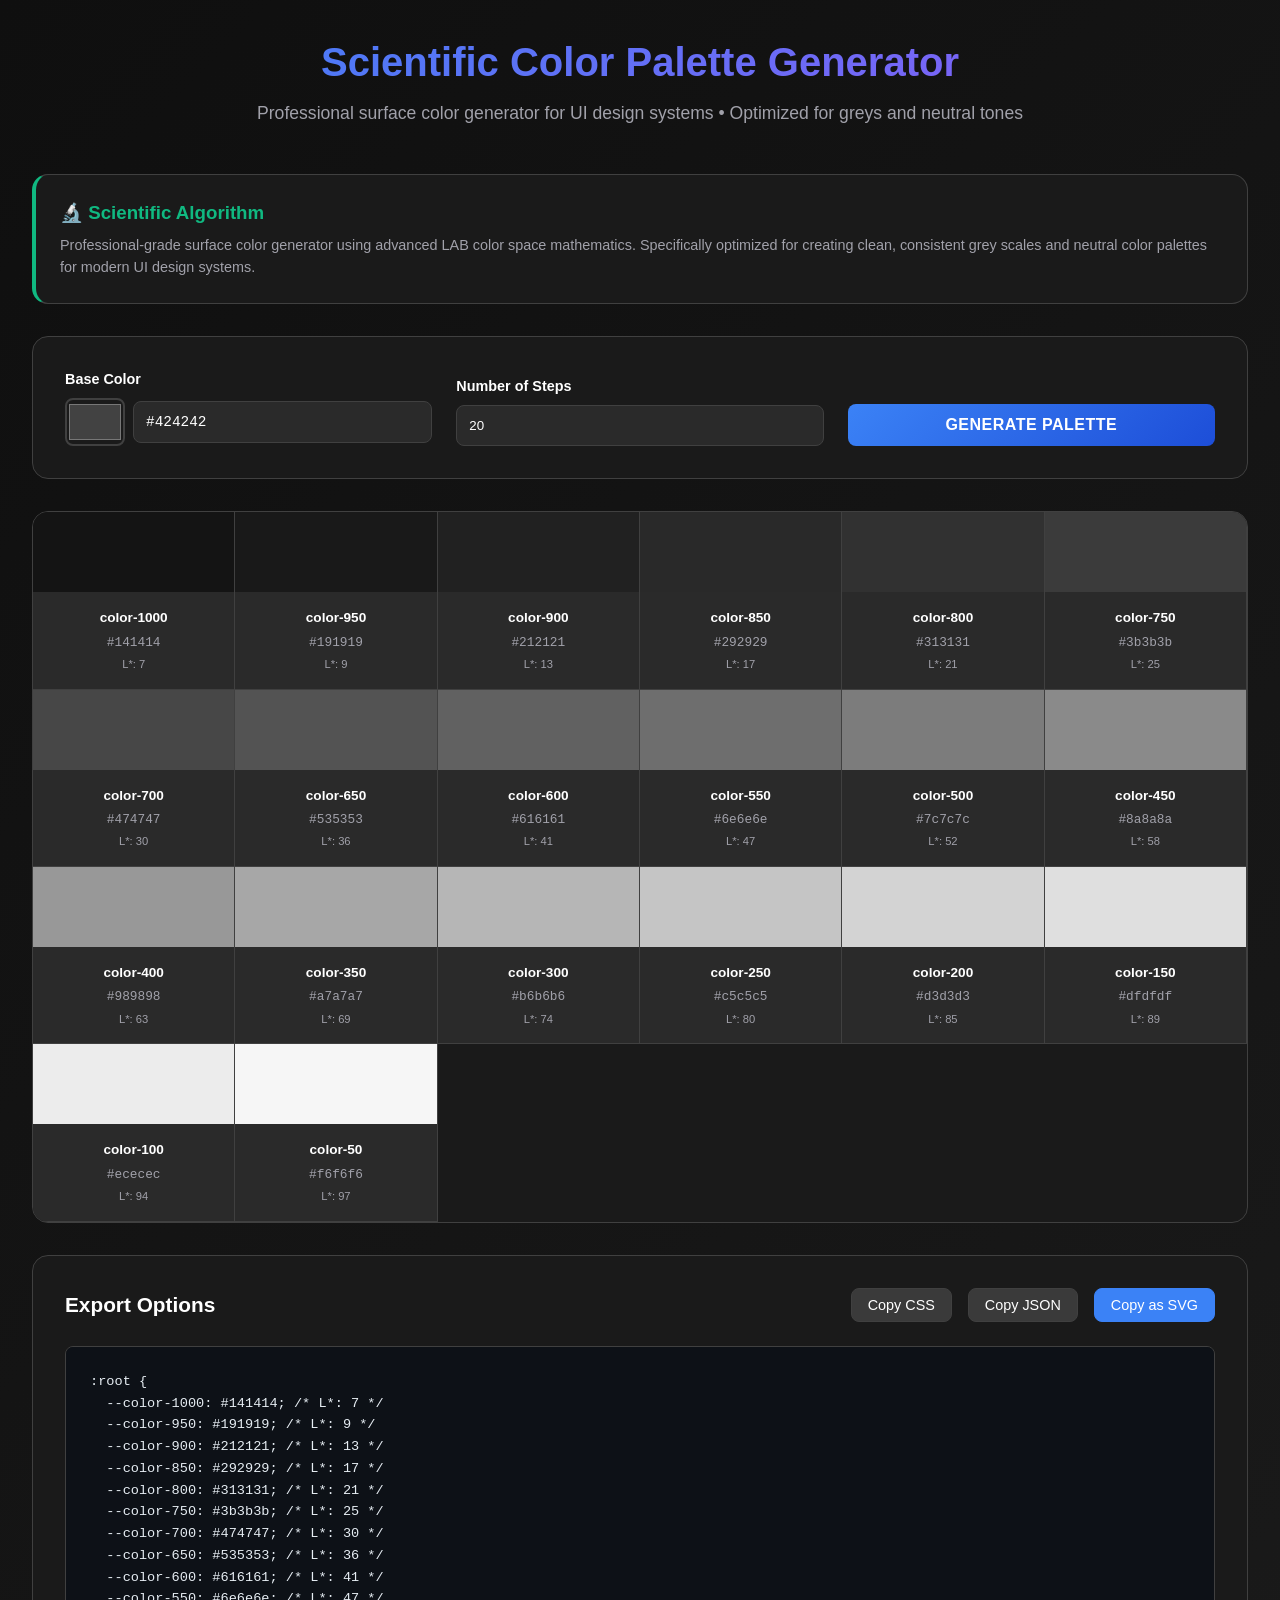
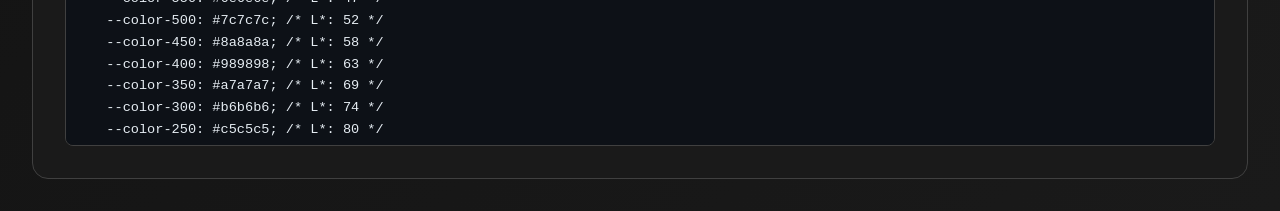
<file: index.html>
<!DOCTYPE html>
<html lang="en">

<head>
    <meta charset="UTF-8">
    <meta name="viewport" content="width=device-width, initial-scale=1.0">
    <meta name="description"
        content="Scientific color palette generator with perceptually uniform lightness distribution">
    <title>SurfaceLab - Scientific Color Palette Generator</title>

    <!-- Styles -->
    <link rel="stylesheet" href="assets/css/main.css">
</head>

<body>
    <div class="container">
        <div class="header">
            <h1 class="title">Scientific Color Palette Generator</h1>
            <p class="subtitle">Professional surface color generator for UI design systems • Optimized for greys and neutral tones</p>
        </div>

        <div class="algorithm-info">
            <h3>🔬 Scientific Algorithm</h3>
            <p>Professional-grade surface color generator using advanced LAB color space mathematics. Specifically optimized for creating clean, consistent grey scales and neutral color palettes for modern UI design systems.</p>
        </div>

        <!-- Controls Section -->
        <section class="controls">
            <div class="control-group">
                <label class="control-label" for="colorPicker">Base Color</label>
                <div class="color-input-wrapper">
                    <input type="color" id="colorPicker" class="color-picker" value="#424242">
                    <input type="text" id="colorText" class="color-text-input" placeholder="#424242" value="#424242">
                </div>
            </div>

            <div class="control-group">
                <label class="control-label" for="stepsInput">Number of Steps</label>
                <input type="number" id="stepsInput" class="steps-input" value="20" min="5" max="50">
            </div>

            <div class="control-group">
                <button id="generateBtn" class="generate-btn">Generate Palette</button>
            </div>
        </section>

        <!-- Palette Display Section -->
        <section class="palette-container">
            <div class="palette-grid" id="paletteGrid">
                <!-- Palette will be generated here by JS -->
            </div>
        </section>

        <!-- Export Section -->
        <section class="export-section">
            <div class="export-header">
                <h2 class="export-title">Export Options</h2>
                <div class="export-buttons">
                    <button class="export-btn" id="exportCSSBtn">Copy CSS</button>
                    <button class="export-btn" id="exportJSONBtn">Copy JSON</button>
                    <button class="export-btn primary" id="exportSVGBtn">Copy as SVG</button>
                </div>
            </div>
            <pre class="code-preview" id="codePreview">
                <!-- Code preview will appear here -->
            </pre>
        </section>
    </div>

    <!-- Notification Toast -->
    <div class="notification" id="notification"></div>

    <!-- Scripts -->
    <script type="module" src="assets/js/main.js"></script>
</body>

</html>
</file>
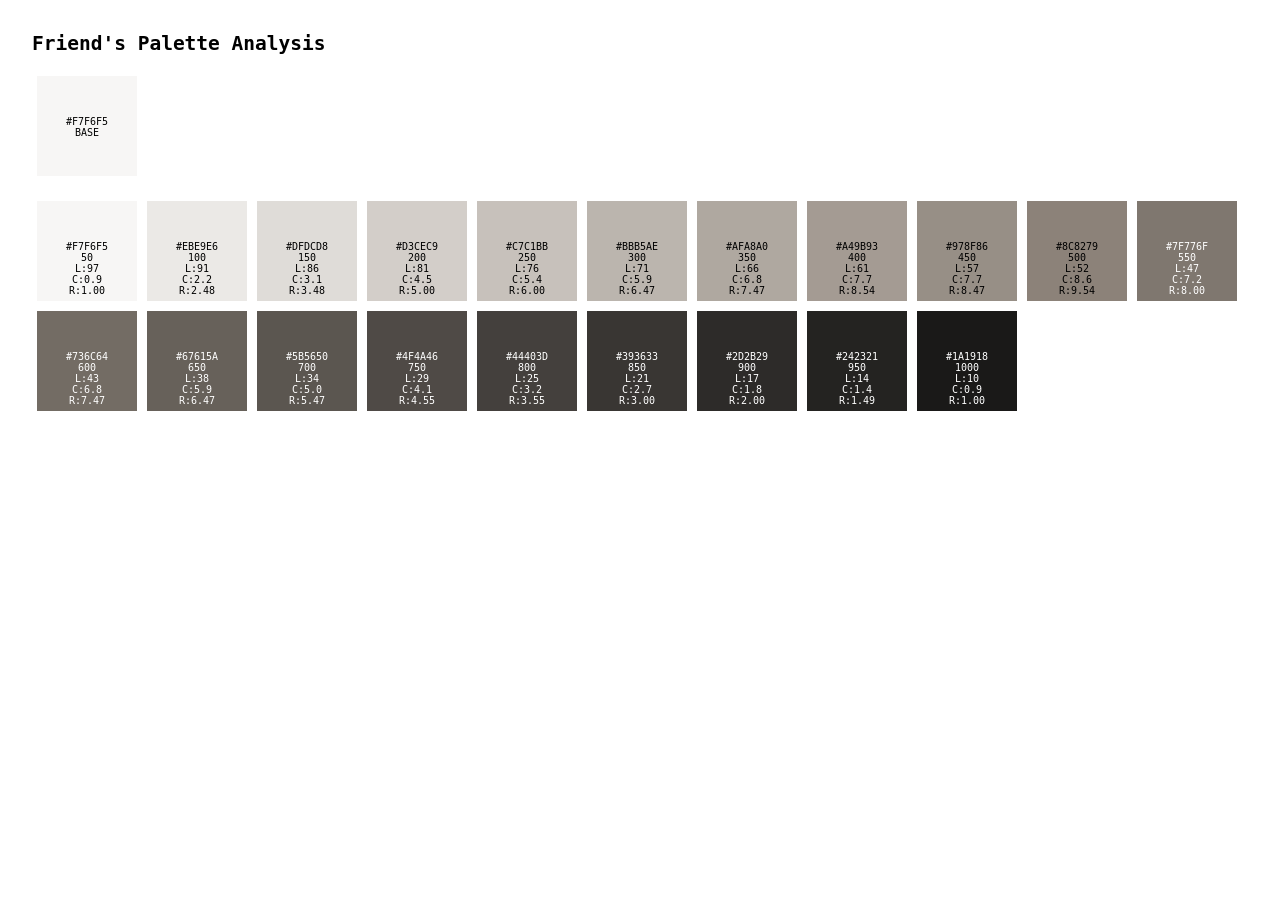
<file: analyze-friends-palette.html>
<!DOCTYPE html>
<html>
<head>
    <title>Friend's Palette Analysis</title>
    <style>
        body { font-family: monospace; margin: 2rem; }
        .color { display: inline-block; width: 100px; height: 60px; margin: 5px; text-align: center; padding-top: 40px; font-size: 10px; }
    </style>
</head>
<body>
    <h2>Friend's Palette Analysis</h2>
    <div id="analysis"></div>
    
    <script>
        // Friend's exact palette
        const friendsPalette = {
            50: '#F7F6F5',
            100: '#EBE9E6', 
            150: '#DFDCD8',
            200: '#D3CEC9',
            250: '#C7C1BB',
            300: '#BBB5AE',
            350: '#AFA8A0',
            400: '#A49B93',
            450: '#978F86',
            500: '#8C8279',
            550: '#7F776F',
            600: '#736C64',
            650: '#67615A',
            700: '#5B5650',
            750: '#4F4A46',
            800: '#44403D',
            850: '#393633',
            900: '#2D2B29',
            950: '#242321',
            1000: '#1A1918'
        };

        // Convert hex to RGB
        function hexToRgb(hex) {
            const r = parseInt(hex.slice(1, 3), 16);
            const g = parseInt(hex.slice(3, 5), 16);
            const b = parseInt(hex.slice(5, 7), 16);
            return { r, g, b };
        }

        // Approximate RGB to LAB conversion
        function rgbToLab(r, g, b) {
            // Normalize
            r /= 255; g /= 255; b /= 255;
            
            // Simple approximation for analysis
            const L = (0.299 * r + 0.587 * g + 0.114 * b) * 100;
            const a = (r - g) * 128;
            const bVal = (0.5 * (r + g) - b) * 128;
            
            return { L, a, b: bVal };
        }

        // Calculate chroma
        function getChroma(a, b) {
            return Math.sqrt(a * a + b * b);
        }

        // Analyze each color
        const analysis = [];
        const baseColor = friendsPalette[50]; // #F7F6F5
        const baseLab = rgbToLab(...Object.values(hexToRgb(baseColor)));
        const baseChroma = getChroma(baseLab.a, baseLab.b);

        console.log('=== FRIEND\'S PALETTE ANALYSIS ===');
        console.log(`Base color (50): ${baseColor}`);
        console.log(`Base LAB: L=${baseLab.L.toFixed(1)}, a=${baseLab.a.toFixed(2)}, b=${baseLab.b.toFixed(2)}`);
        console.log(`Base chroma: ${baseChroma.toFixed(2)}`);
        console.log('');

        let html = `<div class="color" style="background: ${baseColor}">${baseColor}<br>BASE</div><br><br>`;

        Object.entries(friendsPalette).forEach(([step, hex]) => {
            const rgb = hexToRgb(hex);
            const lab = rgbToLab(rgb.r, rgb.g, rgb.b);
            const chroma = getChroma(lab.a, lab.b);
            const chromaRatio = chroma / baseChroma;
            
            analysis.push({
                step: parseInt(step),
                hex,
                L: lab.L,
                chroma,
                chromaRatio
            });

            html += `<div class="color" style="background: ${hex}; color: ${parseInt(step) > 500 ? 'white' : 'black'}">${hex}<br>${step}<br>L:${lab.L.toFixed(0)}<br>C:${chroma.toFixed(1)}<br>R:${chromaRatio.toFixed(2)}</div>`;
            
            console.log(`${step}: ${hex} | L=${lab.L.toFixed(1)} | C=${chroma.toFixed(2)} | Ratio=${chromaRatio.toFixed(3)}`);
        });

        document.getElementById('analysis').innerHTML = html;

        // Find the pattern
        console.log('\n=== CHROMA SCALING PATTERN ===');
        const darkColors = analysis.filter(c => c.step >= 500);
        darkColors.forEach(color => {
            const lightnessRatio = color.L / baseLab.L;
            const expectedExponent = Math.log(color.chromaRatio) / Math.log(lightnessRatio);
            console.log(`Step ${color.step}: L ratio=${lightnessRatio.toFixed(3)}, C ratio=${color.chromaRatio.toFixed(3)}, Exponent=${expectedExponent.toFixed(2)}`);
        });
    </script>
</body>
</html>
</file>
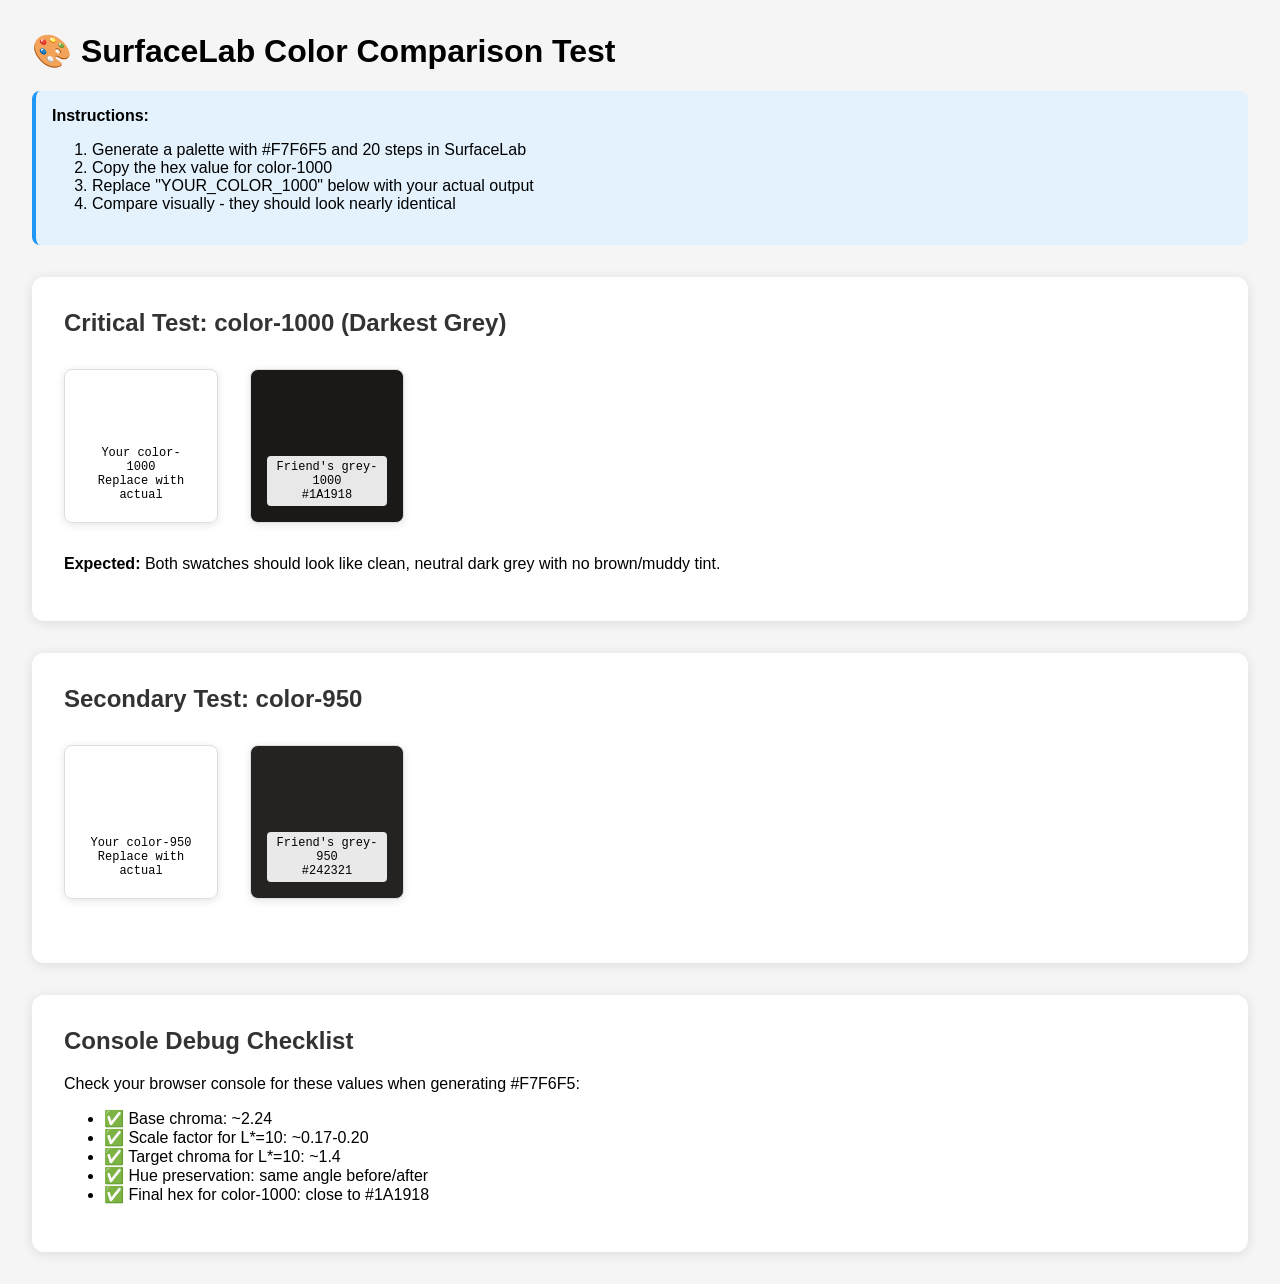
<file: test-color-comparison.html>
<!DOCTYPE html>
<html lang="en">
<head>
    <meta charset="UTF-8">
    <meta name="viewport" content="width=device-width, initial-scale=1.0">
    <title>Color Comparison Test</title>
    <style>
        body {
            font-family: -apple-system, BlinkMacSystemFont, 'Segoe UI', Roboto, sans-serif;
            margin: 2rem;
            background: #f5f5f5;
        }
        .comparison {
            display: flex;
            gap: 2rem;
            margin: 2rem 0;
        }
        .swatch {
            width: 120px;
            height: 120px;
            border-radius: 8px;
            border: 1px solid #ddd;
            display: flex;
            align-items: end;
            justify-content: center;
            padding: 1rem;
            box-shadow: 0 2px 8px rgba(0,0,0,0.1);
        }
        .label {
            background: rgba(255,255,255,0.9);
            padding: 0.25rem 0.5rem;
            border-radius: 4px;
            font-size: 0.75rem;
            font-family: monospace;
            text-align: center;
        }
        .section {
            background: white;
            padding: 2rem;
            border-radius: 12px;
            margin: 2rem 0;
            box-shadow: 0 2px 12px rgba(0,0,0,0.1);
        }
        h2 {
            margin-top: 0;
            color: #333;
        }
        .instructions {
            background: #e3f2fd;
            padding: 1rem;
            border-radius: 8px;
            border-left: 4px solid #2196f3;
        }
    </style>
</head>
<body>
    <h1>🎨 SurfaceLab Color Comparison Test</h1>
    
    <div class="instructions">
        <strong>Instructions:</strong>
        <ol>
            <li>Generate a palette with #F7F6F5 and 20 steps in SurfaceLab</li>
            <li>Copy the hex value for color-1000</li>
            <li>Replace "YOUR_COLOR_1000" below with your actual output</li>
            <li>Compare visually - they should look nearly identical</li>
        </ol>
    </div>

    <div class="section">
        <h2>Critical Test: color-1000 (Darkest Grey)</h2>
        <div class="comparison">
            <div class="swatch" style="background: YOUR_COLOR_1000">
                <div class="label">Your color-1000<br>Replace with actual</div>
            </div>
            <div class="swatch" style="background: #1A1918">
                <div class="label">Friend's grey-1000<br>#1A1918</div>
            </div>
        </div>
        
        <p><strong>Expected:</strong> Both swatches should look like clean, neutral dark grey with no brown/muddy tint.</p>
    </div>

    <div class="section">
        <h2>Secondary Test: color-950</h2>
        <div class="comparison">
            <div class="swatch" style="background: YOUR_COLOR_950">
                <div class="label">Your color-950<br>Replace with actual</div>
            </div>
            <div class="swatch" style="background: #242321">
                <div class="label">Friend's grey-950<br>#242321</div>
            </div>
        </div>
    </div>

    <div class="section">
        <h2>Console Debug Checklist</h2>
        <p>Check your browser console for these values when generating #F7F6F5:</p>
        <ul>
            <li>✅ Base chroma: ~2.24</li>
            <li>✅ Scale factor for L*=10: ~0.17-0.20</li>
            <li>✅ Target chroma for L*=10: ~1.4</li>
            <li>✅ Hue preservation: same angle before/after</li>
            <li>✅ Final hex for color-1000: close to #1A1918</li>
        </ul>
    </div>

    <script>
        // Auto-update with clipboard if available
        if (navigator.clipboard) {
            document.addEventListener('keydown', (e) => {
                if (e.ctrlKey && e.key === 'v') {
                    navigator.clipboard.readText().then(text => {
                        if (text.match(/^#[0-9A-Fa-f]{6}$/)) {
                            console.log('Detected hex color in clipboard:', text);
                        }
                    });
                }
            });
        }
    </script>
</body>
</html>
</file>
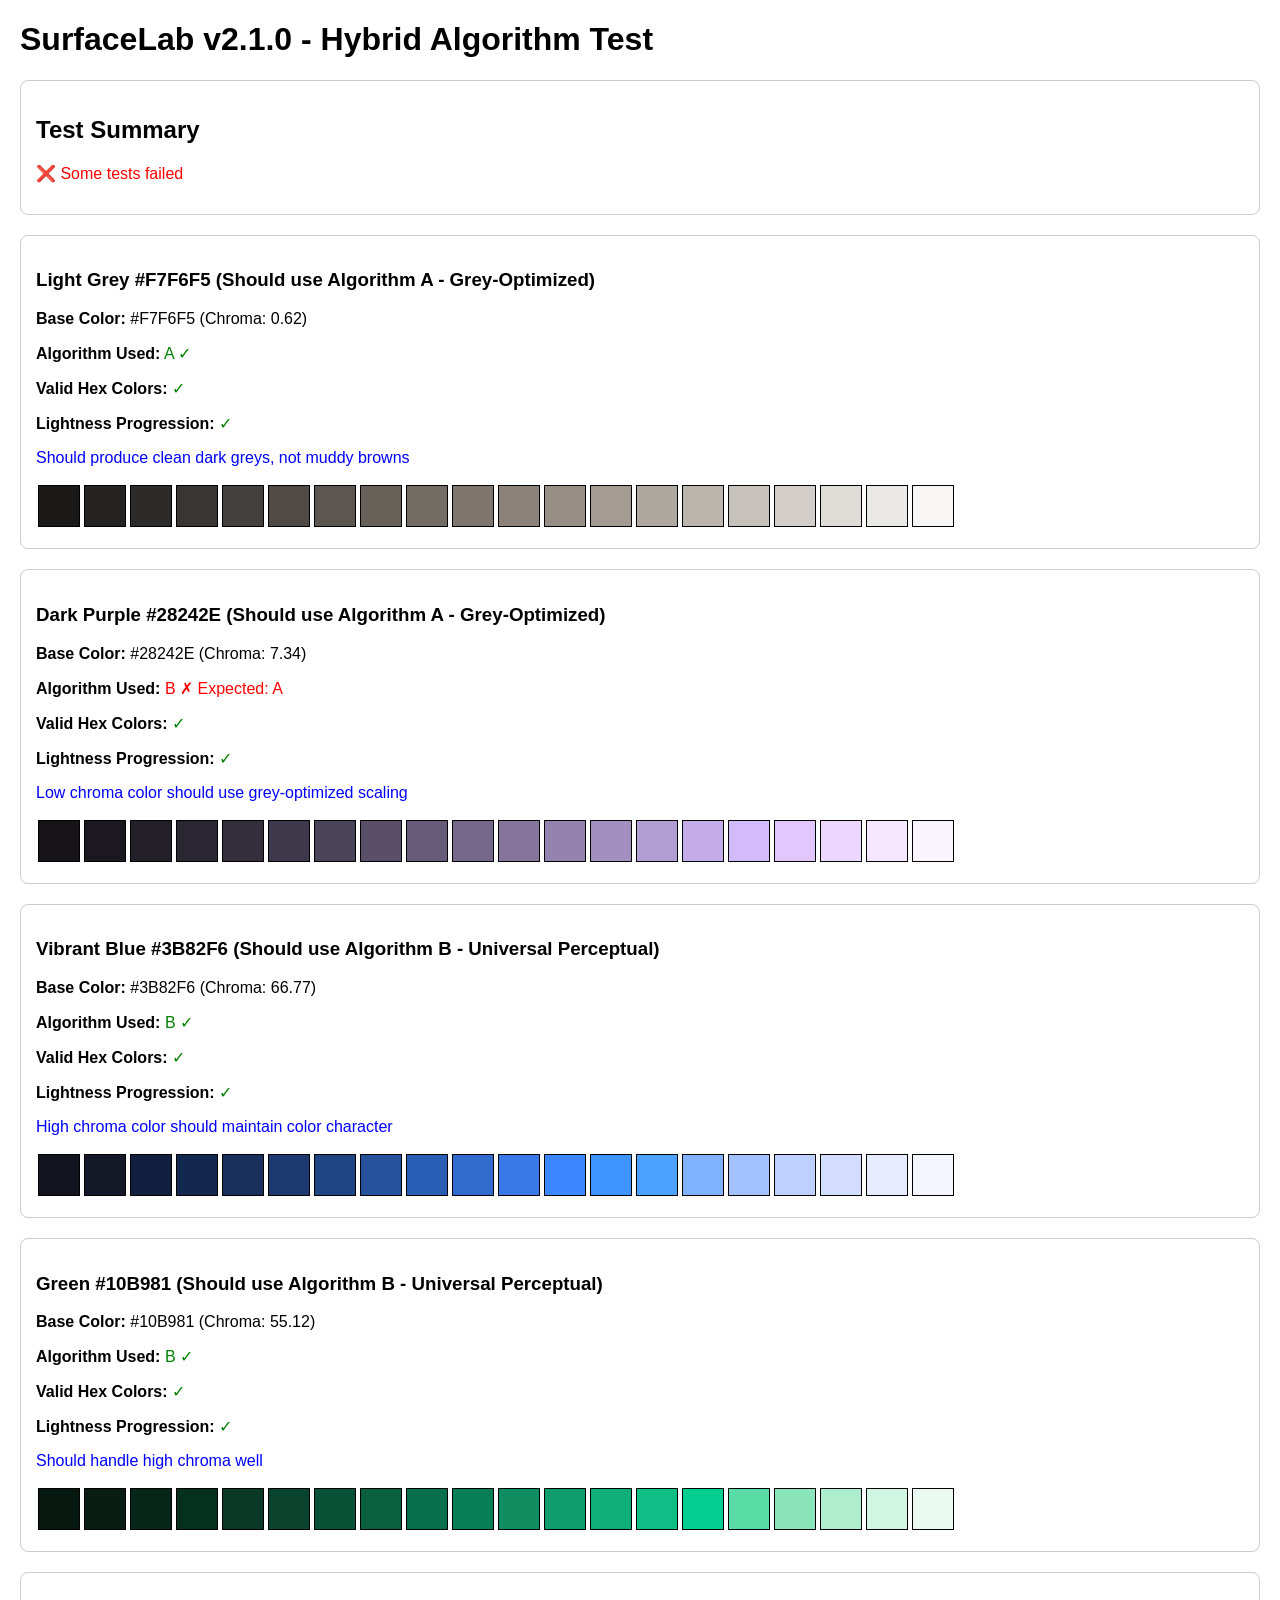
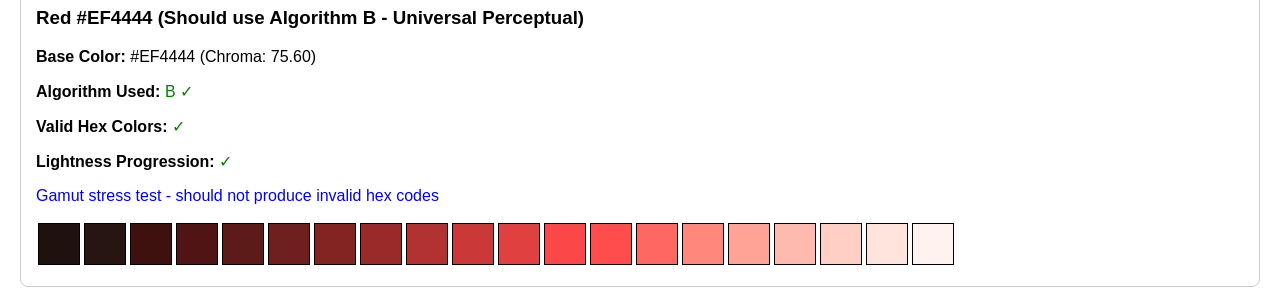
<file: test-hybrid-algorithm.html>
<!DOCTYPE html>
<html lang="en">
<head>
    <meta charset="UTF-8">
    <meta name="viewport" content="width=device-width, initial-scale=1.0">
    <title>SurfaceLab v2.1 - Algorithm Test</title>
    <style>
        body { font-family: Arial, sans-serif; margin: 20px; }
        .test-case { margin: 20px 0; padding: 15px; border: 1px solid #ccc; border-radius: 8px; }
        .color-swatch { display: inline-block; width: 40px; height: 40px; margin: 2px; border: 1px solid #000; }
        .test-results { margin-top: 10px; }
        .success { color: green; }
        .error { color: red; }
        .info { color: blue; }
    </style>
</head>
<body>
    <h1>SurfaceLab v2.1.0 - Hybrid Algorithm Test</h1>
    
    <div id="testResults"></div>
    
    <script type="module">
        import PaletteGenerator from './assets/js/core/paletteGenerator.js';
        import ColorScience from './assets/js/core/colorScience.js';
        
        // Test cases from the documentation
        const testCases = [
            {
                name: "Light Grey #F7F6F5 (Should use Algorithm A - Grey-Optimized)",
                color: "#F7F6F5",
                expectedAlgorithm: "A",
                description: "Should produce clean dark greys, not muddy browns"
            },
            {
                name: "Dark Purple #28242E (Should use Algorithm A - Grey-Optimized)", 
                color: "#28242E",
                expectedAlgorithm: "A",
                description: "Low chroma color should use grey-optimized scaling"
            },
            {
                name: "Vibrant Blue #3B82F6 (Should use Algorithm B - Universal Perceptual)",
                color: "#3B82F6", 
                expectedAlgorithm: "B",
                description: "High chroma color should maintain color character"
            },
            {
                name: "Green #10B981 (Should use Algorithm B - Universal Perceptual)",
                color: "#10B981",
                expectedAlgorithm: "B", 
                description: "Should handle high chroma well"
            },
            {
                name: "Red #EF4444 (Should use Algorithm B - Universal Perceptual)",
                color: "#EF4444",
                expectedAlgorithm: "B",
                description: "Gamut stress test - should not produce invalid hex codes"
            }
        ];
        
        function runTests() {
            const resultsDiv = document.getElementById('testResults');
            let allTestsPassed = true;
            
            testCases.forEach((testCase, index) => {
                const testDiv = document.createElement('div');
                testDiv.className = 'test-case';
                
                try {
                    // Generate palette
                    const palette = PaletteGenerator.generateUniformScale(testCase.color, 20);
                    
                    // Check which algorithm was used by examining chroma behavior
                    const baseLab = ColorScience.hexToLab(testCase.color);
                    const baseChroma = Math.sqrt(baseLab.a * baseLab.a + baseLab.b * baseLab.b);
                    const actualAlgorithm = baseChroma < 5 ? "A" : "B";
                    
                    // Create visual representation
                    let swatchesHtml = '';
                    palette.forEach(colorObj => {
                        swatchesHtml += `<div class="color-swatch" style="background-color: ${colorObj.hex}" title="${colorObj.hex} (L*: ${colorObj.lightness})"></div>`;
                    });
                    
                    // Validate results
                    const algorithmMatch = actualAlgorithm === testCase.expectedAlgorithm;
                    const allValidHex = palette.every(c => /^#[0-9A-F]{6}$/i.test(c.hex));
                    const lightnessProgression = checkLightnessProgression(palette);
                    
                    if (!algorithmMatch || !allValidHex || !lightnessProgression) {
                        allTestsPassed = false;
                    }
                    
                    testDiv.innerHTML = `
                        <h3>${testCase.name}</h3>
                        <p><strong>Base Color:</strong> ${testCase.color} (Chroma: ${baseChroma.toFixed(2)})</p>
                        <p><strong>Algorithm Used:</strong> <span class="${algorithmMatch ? 'success' : 'error'}">${actualAlgorithm} ${algorithmMatch ? '✓' : '✗ Expected: ' + testCase.expectedAlgorithm}</span></p>
                        <p><strong>Valid Hex Colors:</strong> <span class="${allValidHex ? 'success' : 'error'}">${allValidHex ? '✓' : '✗'}</span></p>
                        <p><strong>Lightness Progression:</strong> <span class="${lightnessProgression ? 'success' : 'error'}">${lightnessProgression ? '✓' : '✗'}</span></p>
                        <p class="info">${testCase.description}</p>
                        <div class="test-results">
                            ${swatchesHtml}
                        </div>
                    `;
                    
                } catch (error) {
                    allTestsPassed = false;
                    testDiv.innerHTML = `
                        <h3>${testCase.name}</h3>
                        <p class="error">❌ Test failed with error: ${error.message}</p>
                    `;
                }
                
                resultsDiv.appendChild(testDiv);
            });
            
            // Overall result
            const summaryDiv = document.createElement('div');
            summaryDiv.className = 'test-case';
            summaryDiv.innerHTML = `
                <h2>Test Summary</h2>
                <p class="${allTestsPassed ? 'success' : 'error'}">
                    ${allTestsPassed ? '✅ All tests passed!' : '❌ Some tests failed'}
                </p>
            `;
            resultsDiv.insertBefore(summaryDiv, resultsDiv.firstChild);
        }
        
        function checkLightnessProgression(palette) {
            // Check if lightness values are in ascending order
            for (let i = 1; i < palette.length; i++) {
                if (palette[i].lightness < palette[i-1].lightness) {
                    return false;
                }
            }
            return true;
        }
        
        // Run tests when page loads
        runTests();
    </script>
</body>
</html>
</file>
<file: assets/css/main.css>
/**
 * Main CSS Entry Point
 * 
 * Imports all CSS modules in the correct order
 */

@import url('./variables.css');
@import url('./base.css');
@import url('./components.css');
</file>
